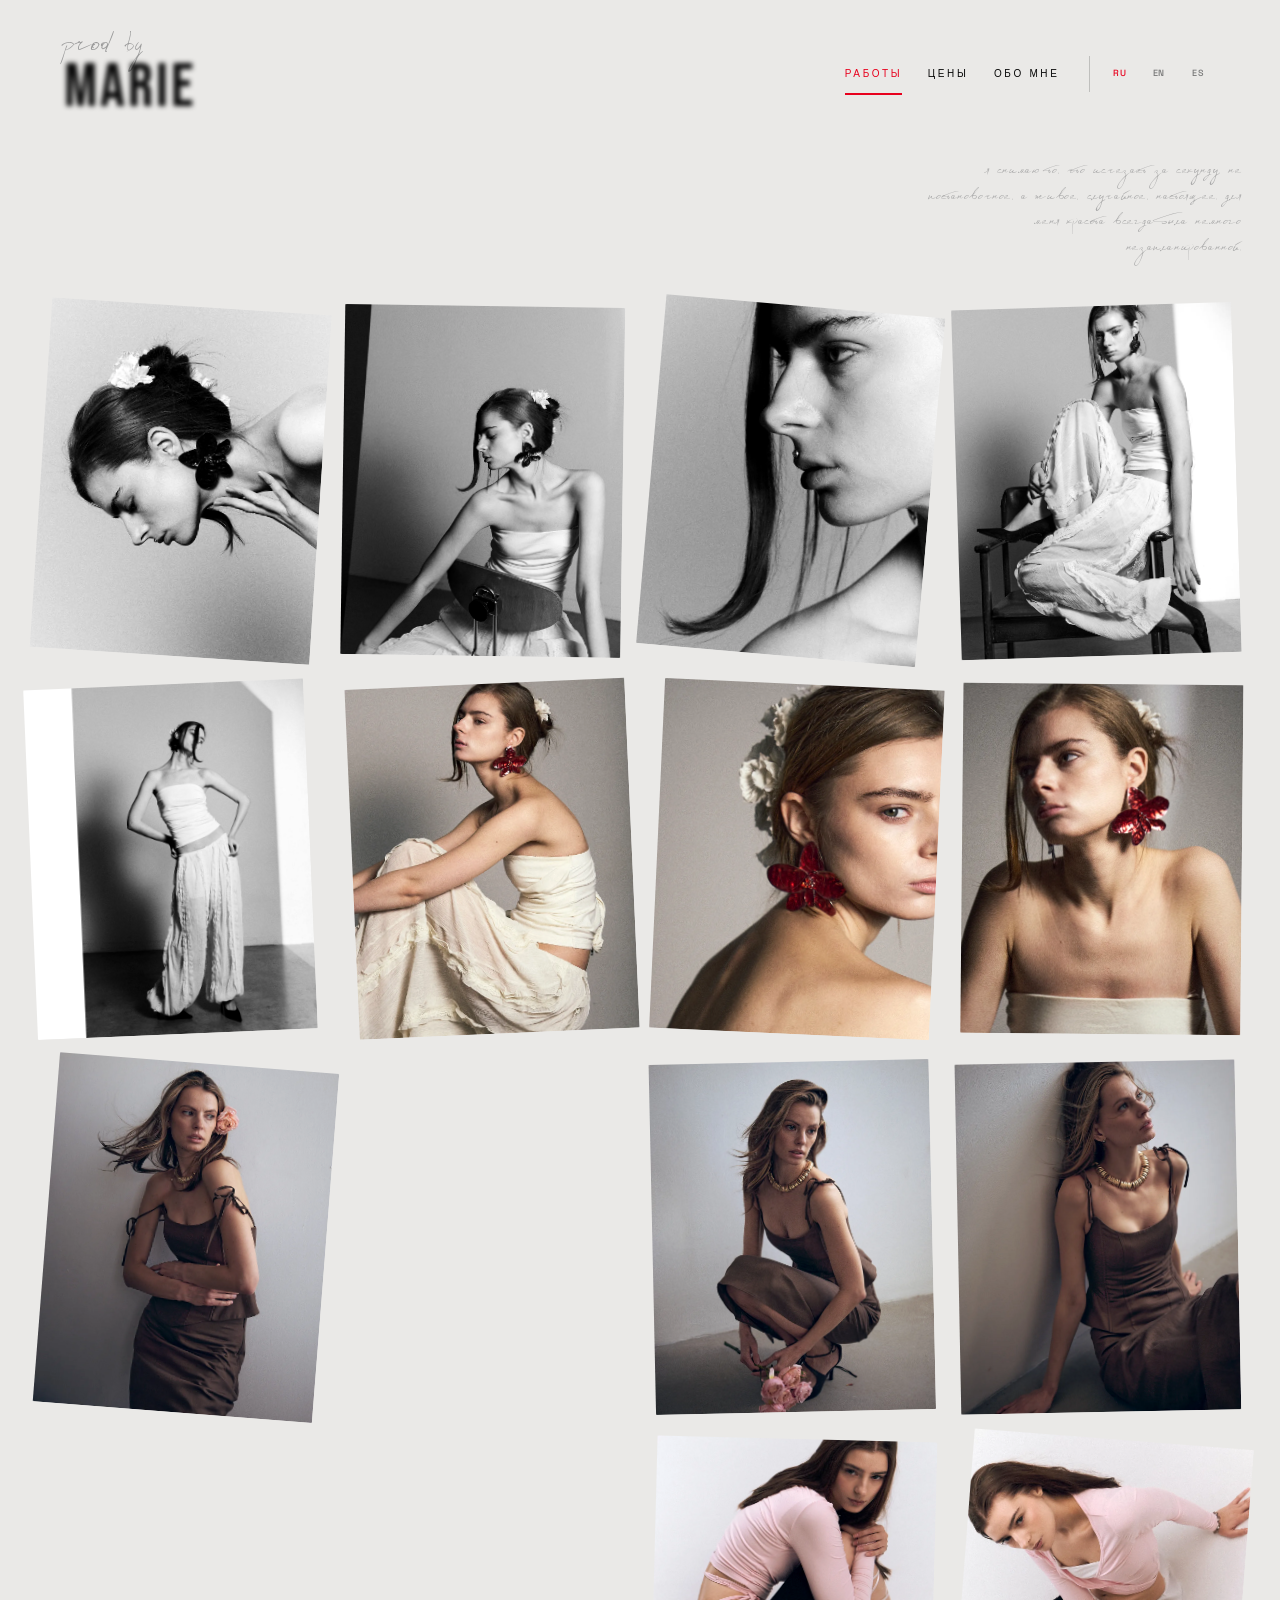
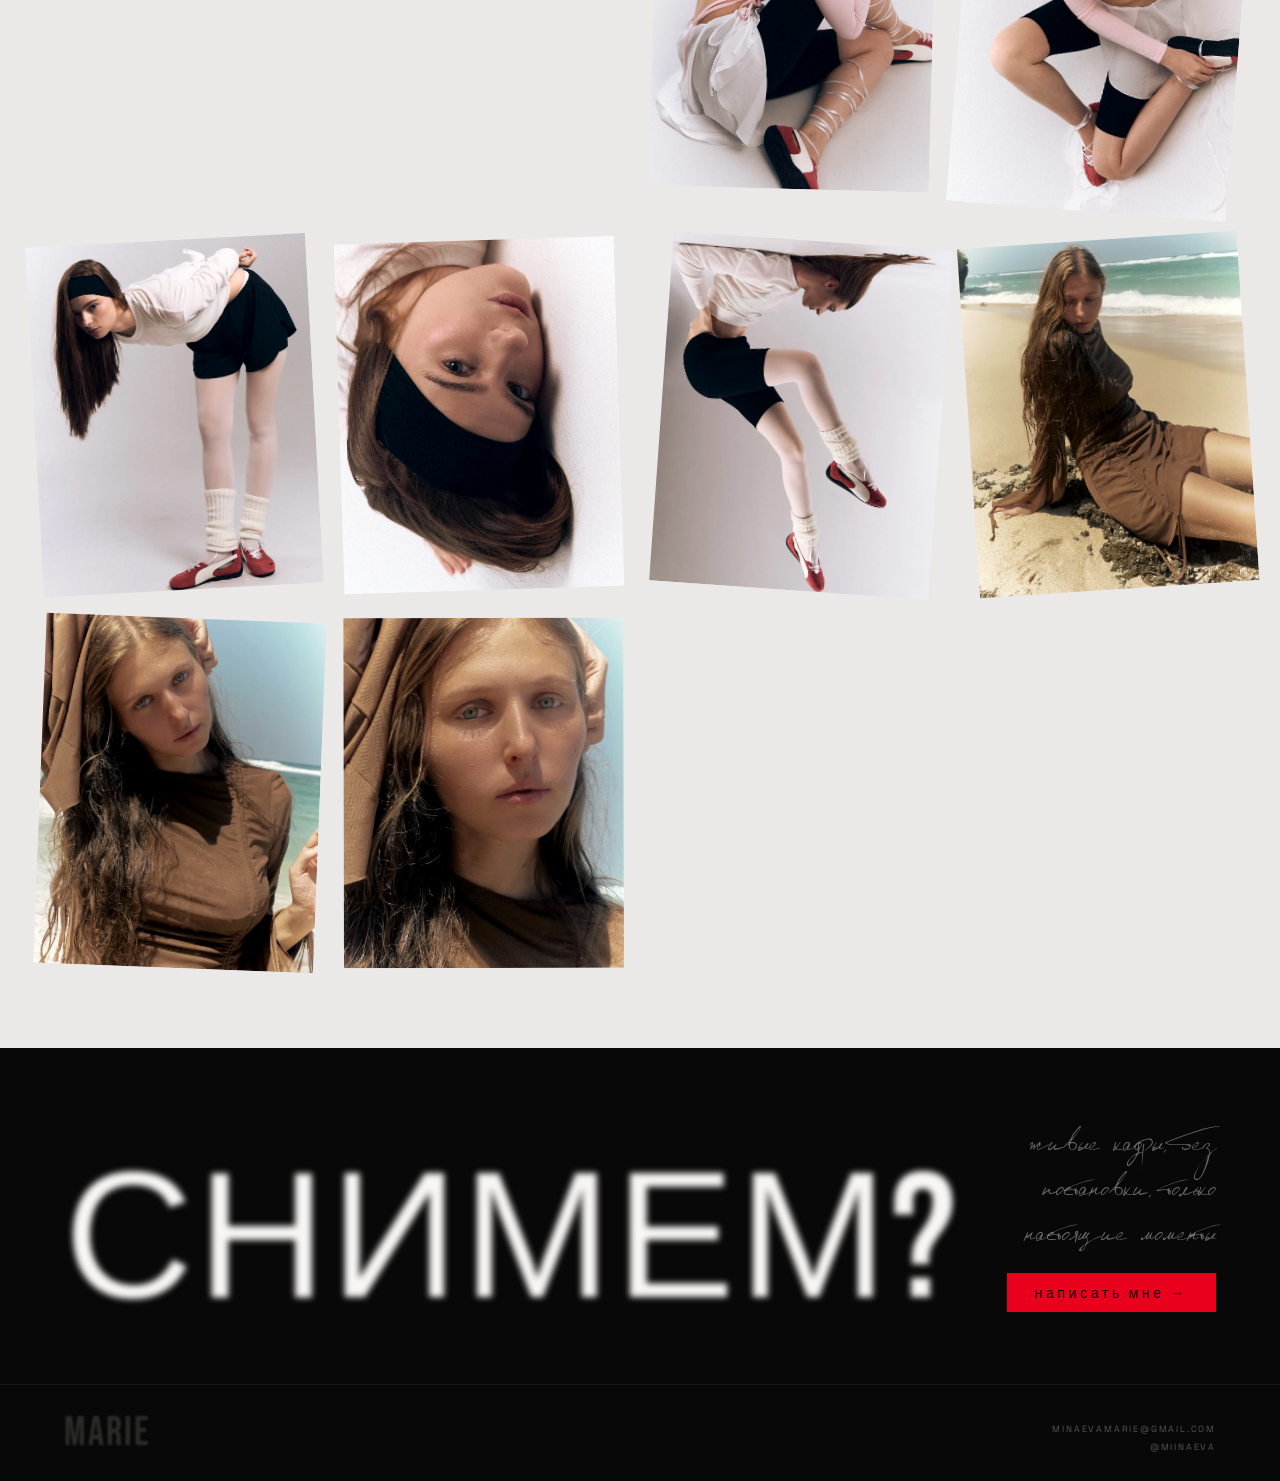
<file: index.html>
<!DOCTYPE html>
<html lang="ru">
<head>
  <meta charset="UTF-8">
  <meta name="viewport" content="width=device-width, initial-scale=1.0">
  <title>MARIE — Portfolio</title>
  <link rel="icon" href="icons/favicon.png" type="image/png">
  <link rel="stylesheet" href="style.css">
</head>
<body data-page="home">

  <!-- ── CURSOR ── -->
  <div id="cursor">
    <svg width="28" height="28" viewBox="0 0 28 28" fill="none">
      <line x1="14" y1="0" x2="14" y2="10" stroke="#E8001D" stroke-width="1.5"/>
      <line x1="14" y1="18" x2="14" y2="28" stroke="#E8001D" stroke-width="1.5"/>
      <line x1="0" y1="14" x2="10" y2="14" stroke="#E8001D" stroke-width="1.5"/>
      <line x1="18" y1="14" x2="28" y2="14" stroke="#E8001D" stroke-width="1.5"/>
      <circle id="cursor-dot" cx="14" cy="14" r="2.5" fill="#E8001D"/>
    </svg>
  </div>

  <nav id="main-nav">
    <div class="nav-left">
      <span class="nav-sub">prod by</span>
      <a href="index.html" class="nav-logo">MARIE</a>
    </div>
    <div class="nav-links">
      <a href="index.html" class="active" data-i18n="nav.work">WORK</a>
      <a href="pricing.html" data-i18n="nav.prices">PRICES</a>
      <a href="about.html" data-i18n="nav.about">ABOUT</a>
      <div class="language-switcher" role="group" aria-label="Choose language">
        <button type="button" data-lang="ru" aria-label="Русский">RU</button>
        <button type="button" data-lang="en" aria-label="English">EN</button>
        <button type="button" data-lang="es" aria-label="Español">ES</button>
      </div>
    </div>
  </nav>

  <div class="gallery-intro">
    <div class="gallery-intro-quote" data-i18n="home.quote">I shoot what disappears in a second. Not staged — alive, accidental, real. Beauty, to me, has always been slightly unplanned.</div>
  </div>

  <div class="gallery-wrap">
    <div id="gallery"></div>
  </div>

  <div class="cta-section">
    <div class="cta-big" data-i18n="home.cta">СНИМЕМ?</div>
    <div class="cta-right">
      <p class="cta-tagline" data-i18n="home.tagline">живые кадры, без постановки,<br>только настоящие моменты</p>
      <a href="https://t.me/miinaeva" class="cta-btn" target="_blank" rel="noopener" data-i18n="home.contact">написать мне →</a>
    </div>
  </div>

  <footer class="site-footer">
    <div class="site-footer-name">MARIE</div>
    <div class="site-footer-links">
      <a href="mailto:minaevamarie@gmail.com">minaevamarie@gmail.com</a>
      <a href="https://www.instagram.com/miinaeva/" target="_blank" rel="noopener">@miinaeva</a>
    </div>
  </footer>

  <div id="lightbox">
    <button id="lb-close">×</button>
    <button id="lb-prev">&#8592;</button>
    <button id="lb-next">&#8594;</button>
    <img id="lb-img" alt="">
    <iframe id="lb-video" src="" allow="autoplay; fullscreen; picture-in-picture" allowfullscreen></iframe>
  </div>

  <script src="site-i18n.js"></script>
  <script src="script.js"></script>
  <script>
    // ── Sticky nav ──
    const nav = document.getElementById('main-nav');
    window.addEventListener('scroll', () => {
      nav.classList.toggle('scrolled', window.scrollY > 30);
    }, { passive: true });

    // ── Custom cursor ──
    const cursor = document.getElementById('cursor');
    let mx = -100, my = -100, cx = -100, cy = -100;
    document.addEventListener('mousemove', e => { mx = e.clientX; my = e.clientY; });
    (function raf() {
      cx += (mx - cx) * 0.18;
      cy += (my - cy) * 0.18;
      cursor.style.transform = `translate(${cx}px, ${cy}px) translate(-50%, -50%)`;
      requestAnimationFrame(raf);
    })();
    document.querySelectorAll('a, button, .photo-card').forEach(el => {
      el.addEventListener('mouseenter', () => cursor.classList.add('hovering'));
      el.addEventListener('mouseleave', () => cursor.classList.remove('hovering'));
    });
  </script>
</body>
</html>
</file>
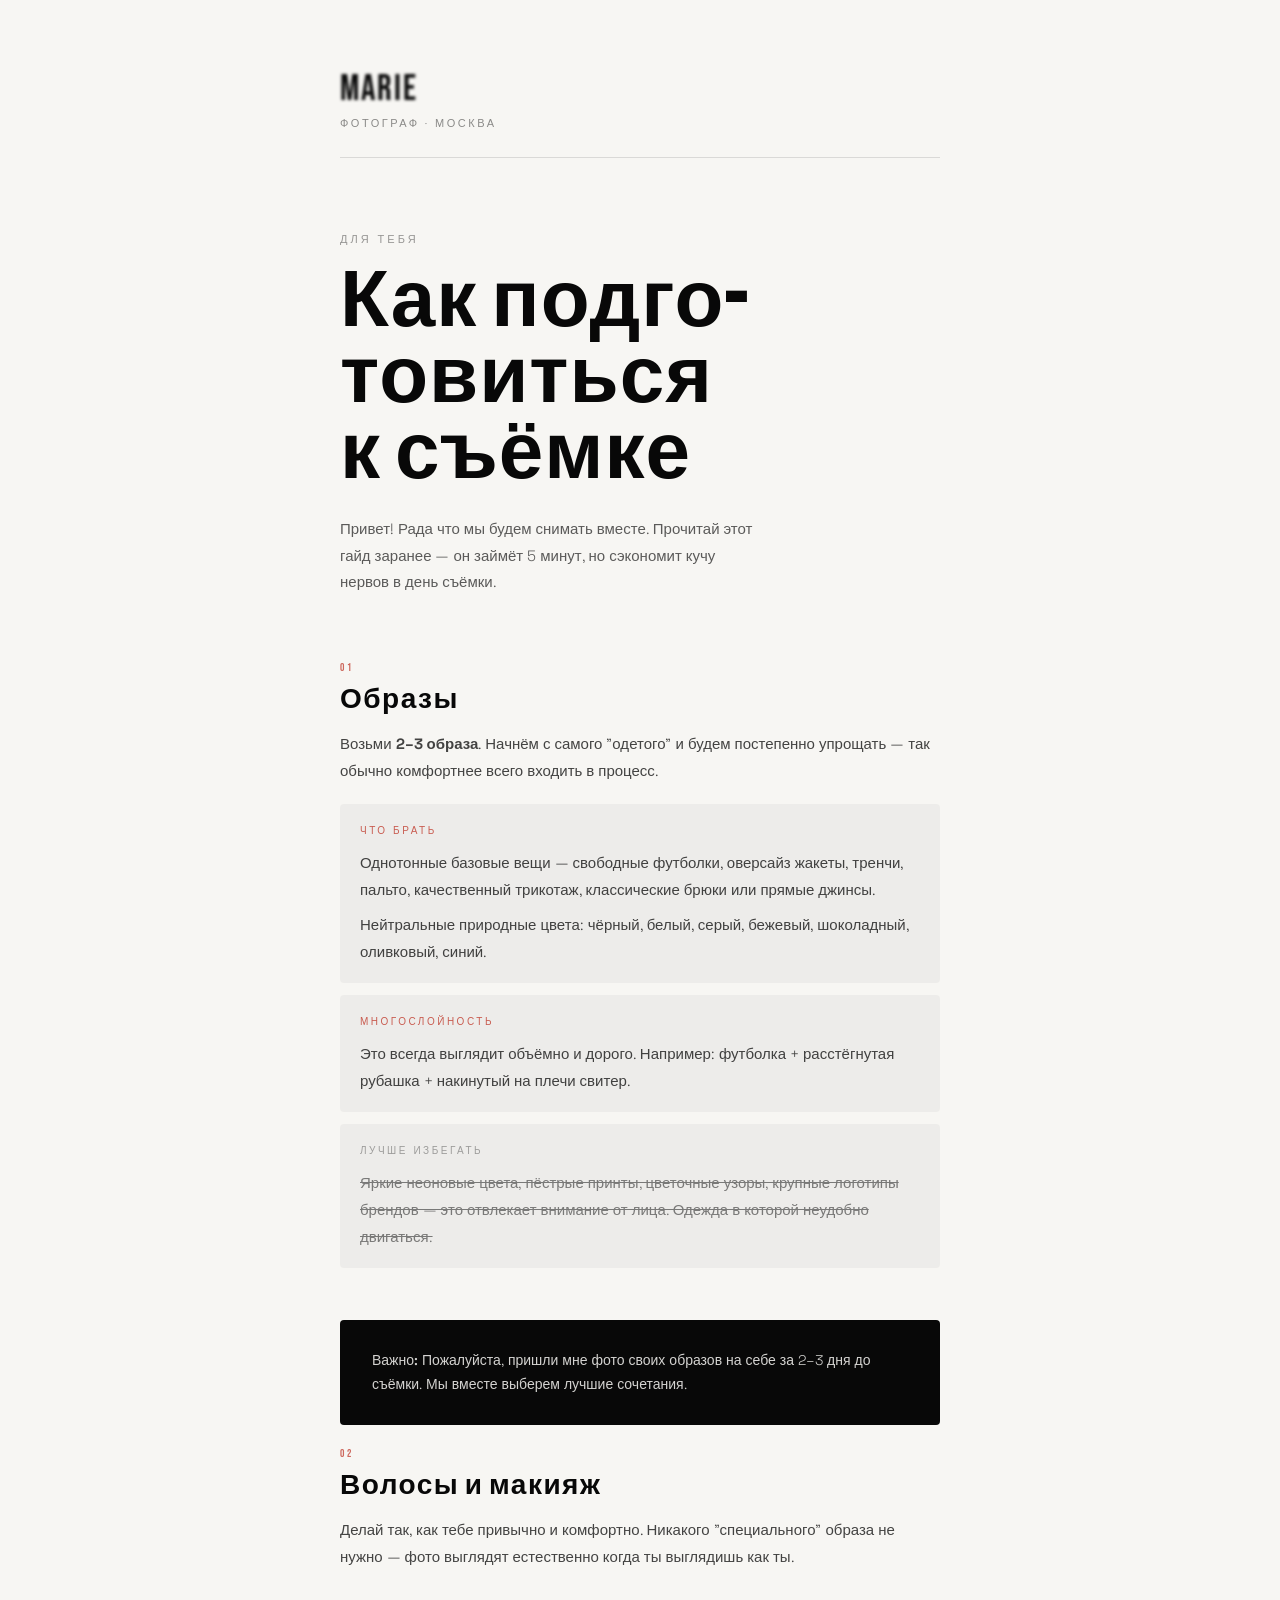
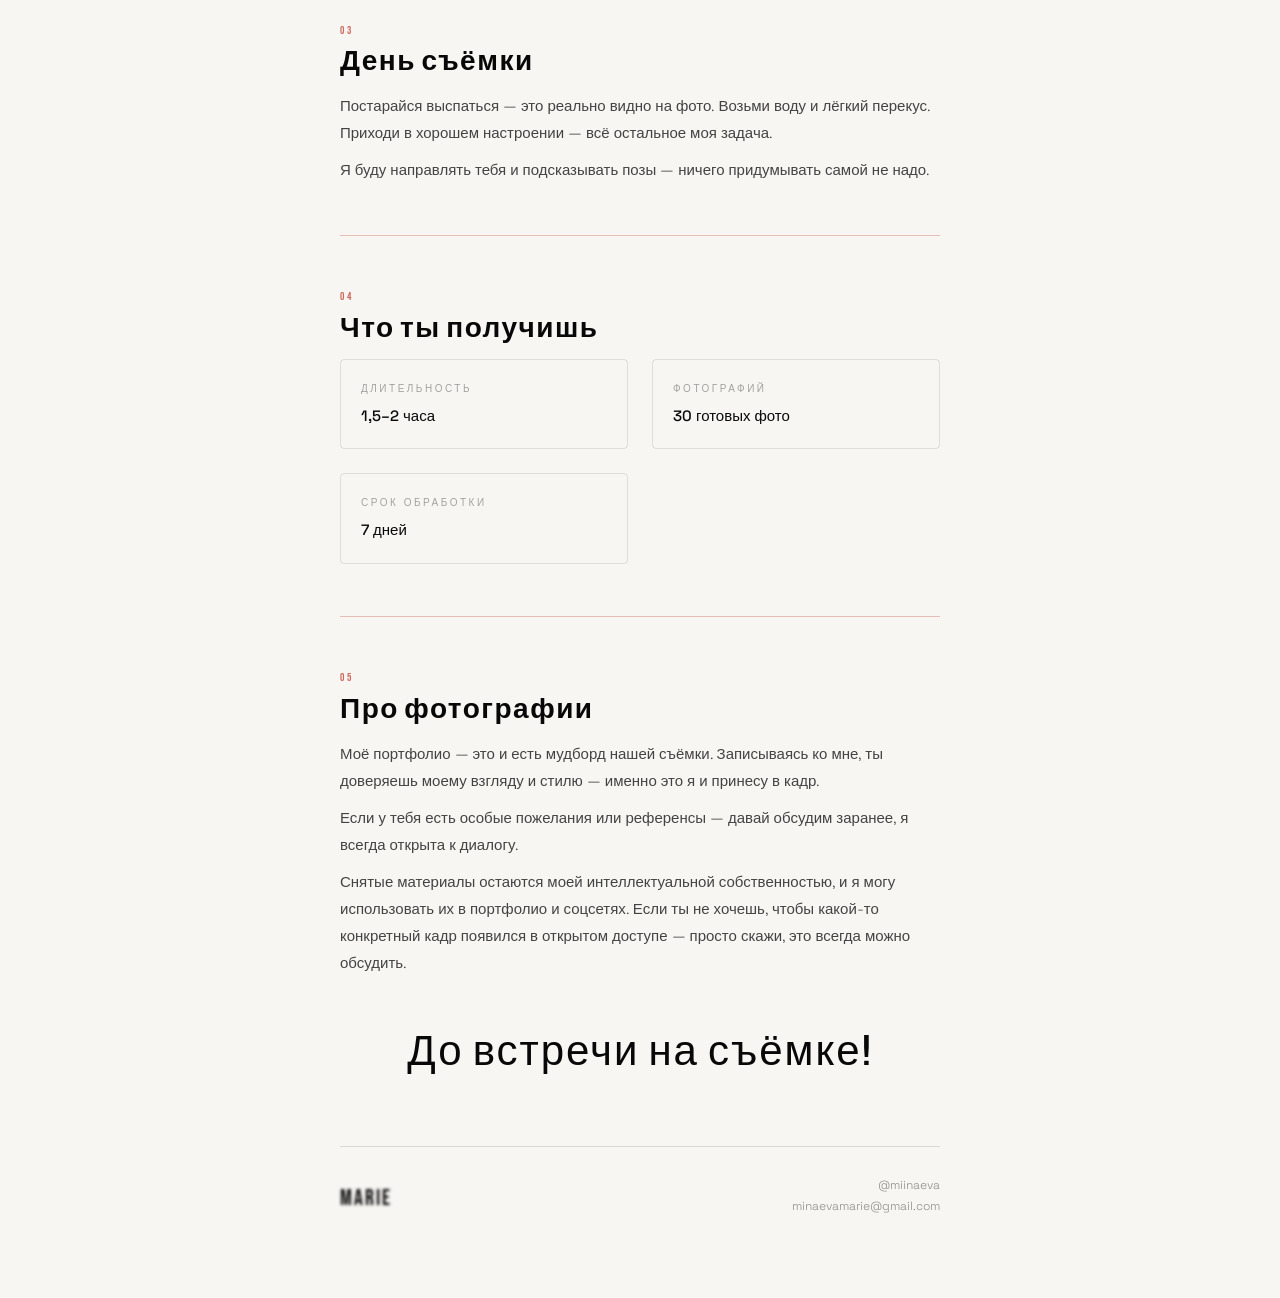
<file: client-guide.html>
<!DOCTYPE html>
<html lang="ru">
<head>
  <meta charset="UTF-8">
  <meta name="viewport" content="width=device-width, initial-scale=1.0">
  <title>КАК ПОДГОТОВИТЬСЯ К СЪЁМКЕ — MARIE</title>
  <link rel="preconnect" href="https://fonts.googleapis.com">
  <link rel="preconnect" href="https://fonts.gstatic.com" crossorigin>
  <link href="https://fonts.googleapis.com/css2?family=Bebas+Neue&family=Space+Grotesk:wght@300;400;500&display=swap" rel="stylesheet">
  <style>
    *, *::before, *::after { box-sizing: border-box; margin: 0; padding: 0; }

    body {
      background-color: #f7f6f3;
      color: #080808;
      font-family: 'Space Grotesk', sans-serif;
      font-weight: 300;
      font-size: 15px;
      line-height: 1.7;
      min-height: 100vh;
    }

    .page {
      max-width: 680px;
      margin: 0 auto;
      padding: 72px 40px 80px;
    }

    /* Header */
    .header {
      display: flex;
      justify-content: space-between;
      align-items: flex-start;
      margin-bottom: 72px;
      padding-bottom: 24px;
      border-bottom: 1px solid rgba(8,8,8,0.12);
    }

    .logo {
      font-family: 'Bebas Neue', sans-serif;
      font-size: 36px;
      letter-spacing: 2px;
      line-height: 1;
      color: #080808;
      filter: blur(1.5px);
      transition: filter 0.3s ease;
    }

    .logo:hover {
      filter: blur(0px);
    }

    .header-sub {
      font-size: 11px;
      letter-spacing: 2.5px;
      text-transform: uppercase;
      opacity: 0.45;
      margin-top: 6px;
    }

    /* Hero */
    .hero {
      margin-bottom: 64px;
    }

    .hero-eyebrow {
      font-size: 11px;
      letter-spacing: 3px;
      text-transform: uppercase;
      opacity: 0.4;
      margin-bottom: 16px;
    }

    .hero-title {
      font-family: 'Bebas Neue', sans-serif;
      font-size: clamp(52px, 10vw, 80px);
      line-height: 0.95;
      letter-spacing: 1px;
      margin-bottom: 24px;
    }

    .hero-text {
      font-size: 15px;
      opacity: 0.65;
      max-width: 420px;
      line-height: 1.75;
    }

    /* Sections */
    .section {
      margin-bottom: 52px;
    }

    .section-number {
      font-family: 'Bebas Neue', sans-serif;
      font-size: 11px;
      letter-spacing: 3px;
      color: #c0392b;
      opacity: 0.75;
      margin-bottom: 8px;
    }

    .section-title {
      font-family: 'Bebas Neue', sans-serif;
      font-size: 28px;
      letter-spacing: 1.5px;
      margin-bottom: 16px;
      line-height: 1;
    }

    .section-body {
      font-size: 15px;
      line-height: 1.8;
      opacity: 0.75;
    }

    .section-body p + p {
      margin-top: 10px;
    }

    /* Tags — good/avoid */
    .tags {
      display: flex;
      flex-wrap: wrap;
      gap: 8px;
      margin-top: 16px;
    }

    .tag {
      font-size: 12px;
      letter-spacing: 0.5px;
      padding: 6px 14px;
      border-radius: 100px;
    }

    .tag-good {
      background: rgba(8,8,8,0.07);
      color: #080808;
    }

    .tag-avoid {
      background: transparent;
      border: 1px solid rgba(8,8,8,0.2);
      color: rgba(8,8,8,0.5);
      text-decoration: line-through;
    }

    /* Highlight block */
    .highlight {
      background: #080808;
      color: #f7f6f3;
      padding: 28px 32px;
      border-radius: 4px;
      margin: 20px 0;
    }

    .highlight p {
      opacity: 0.85;
      font-size: 14px;
      line-height: 1.75;
    }

    .highlight strong {
      font-weight: 500;
      opacity: 1;
      color: #f7f6f3;
    }

    /* Divider */
    .divider {
      border: none;
      border-top: 1px solid rgba(192, 57, 43, 0.3);
      margin: 52px 0;
    }

    /* Details grid */
    .details {
      display: grid;
      grid-template-columns: 1fr 1fr;
      gap: 24px;
      margin-top: 16px;
    }

    .detail-item {
      padding: 20px;
      border: 1px solid rgba(8,8,8,0.1);
      border-radius: 4px;
    }

    .detail-label {
      font-size: 10px;
      letter-spacing: 2.5px;
      text-transform: uppercase;
      opacity: 0.35;
      margin-bottom: 6px;
    }

    .detail-value {
      font-size: 15px;
      font-weight: 500;
    }

    /* Footer */
    .footer {
      margin-top: 72px;
      padding-top: 28px;
      border-top: 1px solid rgba(8,8,8,0.12);
      display: flex;
      justify-content: space-between;
      align-items: flex-end;
      flex-wrap: wrap;
      gap: 16px;
    }

    .footer-name {
      font-family: 'Bebas Neue', sans-serif;
      font-size: 22px;
      letter-spacing: 2px;
      filter: blur(1.5px);
      transition: filter 0.3s ease;
    }

    .footer-name:hover {
      filter: blur(0px);
    }

    .footer-contacts {
      font-size: 12px;
      opacity: 0.45;
      text-align: right;
      line-height: 1.8;
    }

    .footer-contacts a {
      color: inherit;
      text-decoration: none;
    }

    @media (max-width: 520px) {
      .page { padding: 48px 24px 60px; }
      .header { flex-direction: column; gap: 4px; }
      .details { grid-template-columns: 1fr; }
      .footer { flex-direction: column; align-items: flex-start; }
      .footer-contacts { text-align: left; }
    }

    @media print {
      body { background: white; }
      .page { padding: 48px; }
    }
  </style>
</head>
<body>
  <div class="page">

    <header class="header">
      <div>
        <div class="logo">MARIE</div>
        <div class="header-sub">Фотограф · Москва</div>
      </div>
    </header>

    <section class="hero">
      <div class="hero-eyebrow">Для тебя</div>
      <h1 class="hero-title">Как подго-<br>товиться<br>к съёмке</h1>
      <p class="hero-text">Привет! Рада что мы будем снимать вместе. Прочитай этот гайд заранее — он займёт 5 минут, но сэкономит кучу нервов в день съёмки.</p>
    </section>

    <section class="section">
      <div class="section-number">01</div>
      <h2 class="section-title">Образы</h2>
      <div class="section-body">
        <p>Возьми <strong>2–3 образа</strong>. Начнём с самого "одетого" и будем постепенно упрощать — так обычно комфортнее всего входить в процесс.</p>
      </div>

      <div style="margin-top: 20px; display: flex; flex-direction: column; gap: 12px;">

        <div style="padding: 18px 20px; background: rgba(8,8,8,0.04); border-radius: 4px;">
          <div style="font-size: 10px; letter-spacing: 2.5px; text-transform: uppercase; color: #c0392b; opacity: 0.8; margin-bottom: 10px;">Что брать</div>
          <div class="section-body">
            <p>Однотонные базовые вещи — свободные футболки, оверсайз жакеты, тренчи, пальто, качественный трикотаж, классические брюки или прямые джинсы.</p>
            <p style="margin-top: 8px;">Нейтральные природные цвета: чёрный, белый, серый, бежевый, шоколадный, оливковый, синий.</p>
          </div>
        </div>

        <div style="padding: 18px 20px; background: rgba(8,8,8,0.04); border-radius: 4px;">
          <div style="font-size: 10px; letter-spacing: 2.5px; text-transform: uppercase; color: #c0392b; opacity: 0.8; margin-bottom: 10px;">Многослойность</div>
          <div class="section-body">
            <p>Это всегда выглядит объёмно и дорого. Например: футболка + расстёгнутая рубашка + накинутый на плечи свитер.</p>
          </div>
        </div>

        <div style="padding: 18px 20px; background: rgba(8,8,8,0.04); border-radius: 4px;">
          <div style="font-size: 10px; letter-spacing: 2.5px; text-transform: uppercase; opacity: 0.35; margin-bottom: 10px;">Лучше избегать</div>
          <div class="section-body" style="opacity: 0.5; text-decoration: line-through;">
            <p>Яркие неоновые цвета, пёстрые принты, цветочные узоры, крупные логотипы брендов — это отвлекает внимание от лица. Одежда в которой неудобно двигаться.</p>
          </div>
        </div>

      </div>
    </section>

    <div class="highlight">
      <p><strong>Важно: </strong>Пожалуйста, пришли мне фото своих образов на себе за 2–3 дня до съёмки. Мы вместе выберем лучшие сочетания.</p>
    </div>

    <section class="section">
      <div class="section-number">02</div>
      <h2 class="section-title">Волосы и макияж</h2>
      <div class="section-body">
        <p>Делай так, как тебе привычно и комфортно. Никакого "специального" образа не нужно — фото выглядят естественно когда ты выглядишь как ты.</p>
      </div>
    </section>

    <section class="section">
      <div class="section-number">03</div>
      <h2 class="section-title">День съёмки</h2>
      <div class="section-body">
        <p>Постарайся выспаться — это реально видно на фото. Возьми воду и лёгкий перекус. Приходи в хорошем настроении — всё остальное моя задача.</p>
        <p>Я буду направлять тебя и подсказывать позы — ничего придумывать самой не надо.</p>
      </div>
    </section>

    <hr class="divider">

    <section class="section">
      <div class="section-number">04</div>
      <h2 class="section-title">Что ты получишь</h2>
      <div class="details">
        <div class="detail-item">
          <div class="detail-label">Длительность</div>
          <div class="detail-value">1,5–2 часа</div>
        </div>
        <div class="detail-item">
          <div class="detail-label">Фотографий</div>
          <div class="detail-value">30 готовых фото</div>
        </div>
        <div class="detail-item">
          <div class="detail-label">Срок обработки</div>
          <div class="detail-value">7 дней</div>
        </div>
      </div>
    </section>

    <hr class="divider">

    <section class="section">
      <div class="section-number">05</div>
      <h2 class="section-title">Про фотографии</h2>
      <div class="section-body">
        <p>Моё портфолио — это и есть мудборд нашей съёмки. Записываясь ко мне, ты доверяешь моему взгляду и стилю — именно это я и принесу в кадр.</p>
        <p>Если у тебя есть особые пожелания или референсы — давай обсудим заранее, я всегда открыта к диалогу.</p>
        <p>Снятые материалы остаются моей интеллектуальной собственностью, и я могу использовать их в портфолио и соцсетях. Если ты не хочешь, чтобы какой-то конкретный кадр появился в открытом доступе — просто скажи, это всегда можно обсудить.</p>
      </div>
    </section>

    <div style="margin-top: 56px; text-align: center;">
      <div style="font-family: 'Bebas Neue', sans-serif; font-size: 42px; letter-spacing: 2px; line-height: 1; color: #080808;">До встречи на съёмке!</div>
    </div>

    <footer class="footer">
      <div class="footer-name">MARIE</div>
      <div class="footer-contacts">
        <a href="https://t.me/miinaeva">@miinaeva</a><br>
        <a href="mailto:minaevamarie@gmail.com">minaevamarie@gmail.com</a>
      </div>
    </footer>

  </div>
</body>
</html>
</file>
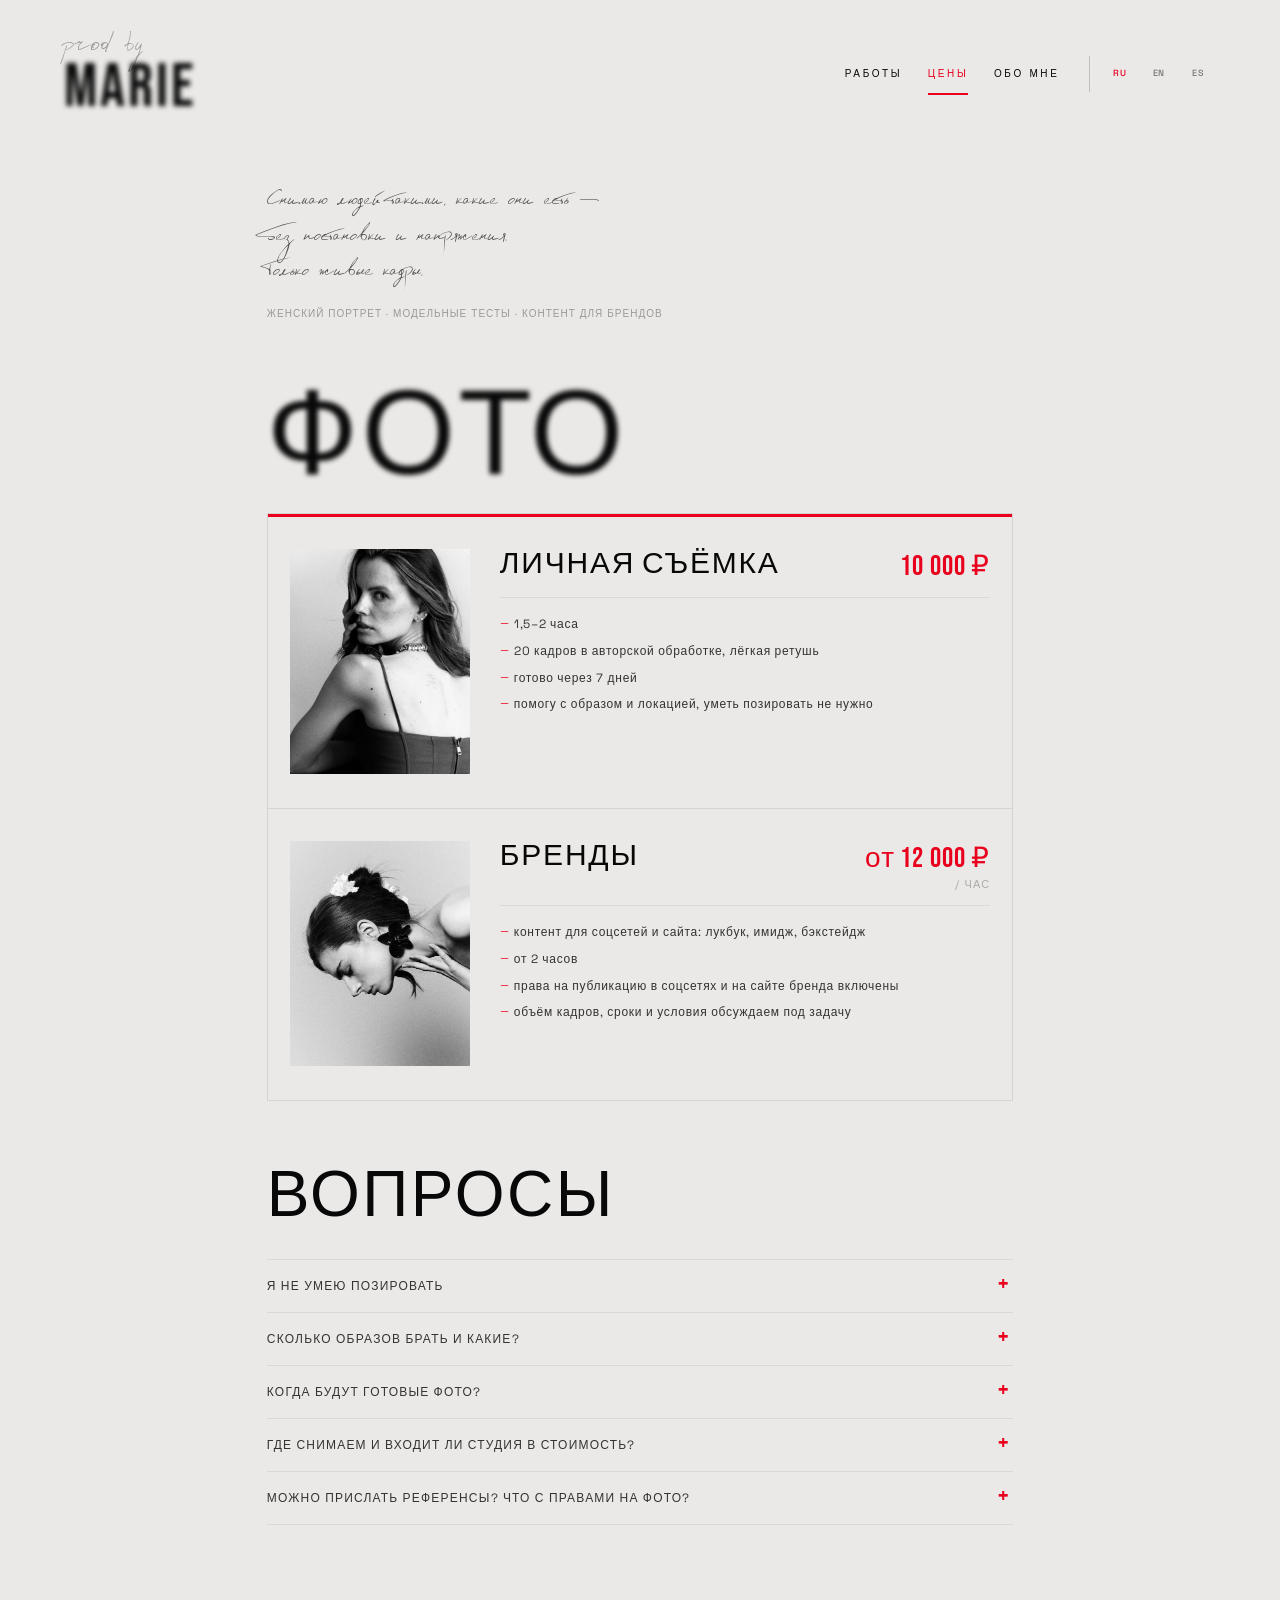
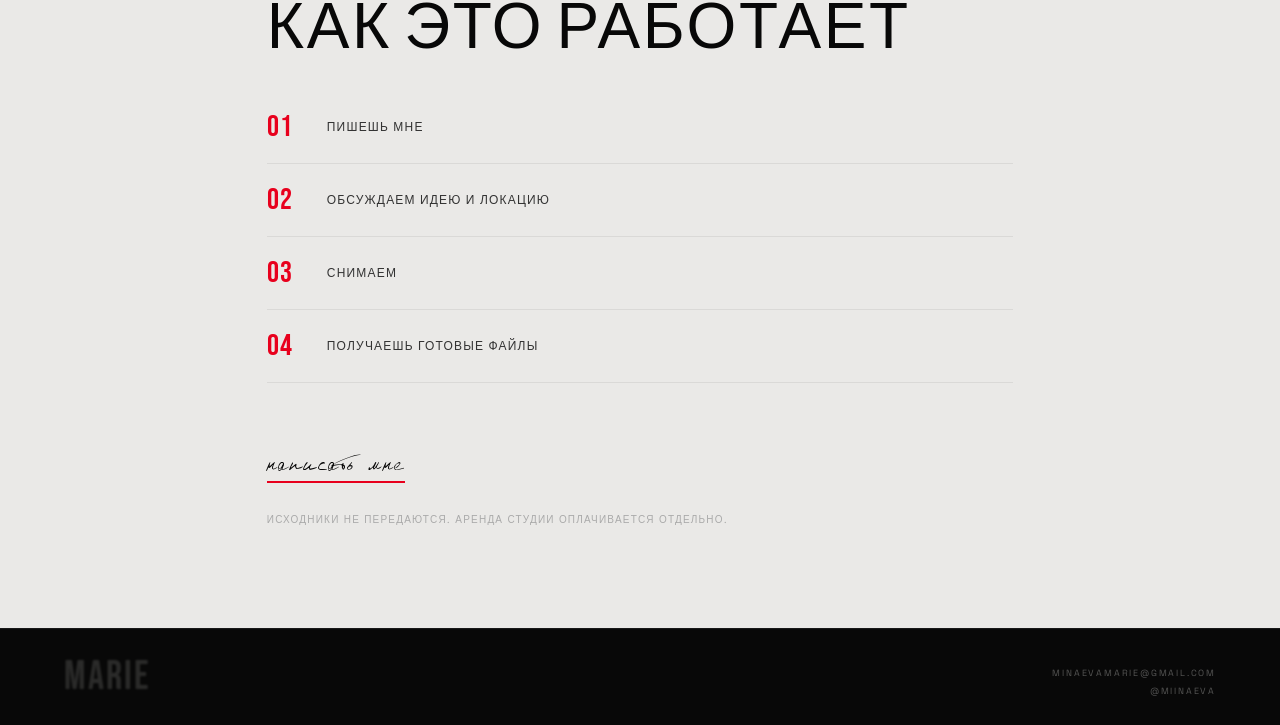
<file: pricing.html>
<!DOCTYPE html>
<html lang="ru">
<head>
  <meta charset="UTF-8">
  <meta name="viewport" content="width=device-width, initial-scale=1.0">
  <title>MARIE — Съёмка</title>
  <link rel="icon" href="icons/favicon.png" type="image/png">
  <link rel="stylesheet" href="style.css">
  <link rel="stylesheet" href="pricing.css">
</head>
<body data-page="pricing">

  <div id="cursor">
    <svg width="28" height="28" viewBox="0 0 28 28" fill="none">
      <line x1="14" y1="0" x2="14" y2="10" stroke="#E8001D" stroke-width="1.5"></line>
      <line x1="14" y1="18" x2="14" y2="28" stroke="#E8001D" stroke-width="1.5"></line>
      <line x1="0" y1="14" x2="10" y2="14" stroke="#E8001D" stroke-width="1.5"></line>
      <line x1="18" y1="14" x2="28" y2="14" stroke="#E8001D" stroke-width="1.5"></line>
      <circle id="cursor-dot" cx="14" cy="14" r="2.5" fill="#E8001D"></circle>
    </svg>
  </div>

  <nav id="main-nav">
    <div class="nav-left">
      <span class="nav-sub">prod by</span>
      <a href="index.html" class="nav-logo">MARIE</a>
    </div>
    <div class="nav-links">
      <a href="index.html" data-i18n="nav.work">WORK</a>
      <a href="pricing.html" class="active" data-i18n="nav.prices">PRICES</a>
      <a href="about.html" data-i18n="nav.about">ABOUT</a>
      <div class="language-switcher" role="group" aria-label="Choose language">
        <button type="button" data-lang="ru" aria-label="Русский">RU</button>
        <button type="button" data-lang="en" aria-label="English">EN</button>
        <button type="button" data-lang="es" aria-label="Español">ES</button>
      </div>
    </div>
  </nav>

  <div class="pricing-wrap">
    <div class="pricing-hero">
      <p class="pricing-lead" data-i18n="pricing.lead">Снимаю людей такими, какие они есть — без постановки, без напряжения. Только живые кадры.</p>
      <p class="pricing-lead-tags" data-i18n="pricing.tags">женский портрет · модельные тесты · контент для брендов</p>
    </div>

    <!-- ── ФОТО ───────────────────────────────────────────────── -->
    <section class="pricing-section">
      <h2 class="pricing-section-title">
        <span class="pricing-section-title-text" data-i18n="pricing.photo">ФОТО</span>
      </h2>
      <div class="pricing-grid pricing-grid-1" data-grid="photo"></div>
    </section>

    <!-- ── FAQ ────────────────────────────────────────────────── -->
    <section class="pricing-faq">
      <h2 class="pricing-faq-title" data-i18n="pricing.faqTitle">ВОПРОСЫ</h2>
      <div data-faq></div>
    </section>

    <div class="pricing-how">
      <div class="pricing-how-title" data-i18n="pricing.howTitle">КАК ЭТО РАБОТАЕТ</div>
      <ol class="pricing-steps">
        <li data-i18n="pricing.step1">Пишешь мне</li>
        <li data-i18n="pricing.step2">Обсуждаем идею и локацию</li>
        <li data-i18n="pricing.step3">Снимаем</li>
        <li data-i18n="pricing.step4">Получаешь готовые файлы</li>
      </ol>
    </div>
    <div class="pricing-cta">
      <a href="https://t.me/miinaeva" class="pricing-btn" target="_blank" rel="noopener" data-i18n="pricing.cta">написать мне</a>
    </div>
  </div>

  <footer class="site-footer">
    <div class="site-footer-name">MARIE</div>
    <div class="site-footer-links">
      <a href="mailto:minaevamarie@gmail.com">minaevamarie@gmail.com</a>
      <a href="https://www.instagram.com/miinaeva/" target="_blank" rel="noopener">@miinaeva</a>
    </div>
  </footer>

  <script src="site-i18n.js"></script>
  <script>
    const nav = document.getElementById('main-nav');
    window.addEventListener('scroll', () => {
      nav.classList.toggle('scrolled', window.scrollY > 30);
    }, { passive: true });

    const cursor = document.getElementById('cursor');
    let mx = -100, my = -100, cx = -100, cy = -100;
    document.addEventListener('mousemove', e => { mx = e.clientX; my = e.clientY; });
    (function raf() {
      cx += (mx - cx) * 0.18;
      cy += (my - cy) * 0.18;
      cursor.style.transform = `translate(${cx}px, ${cy}px) translate(-50%, -50%)`;
      requestAnimationFrame(raf);
    })();
    // Re-bind hover after pricing.js injects cards
    function bindCursorHover() {
      document.querySelectorAll('a, button, summary').forEach(el => {
        if (el.dataset.cursorBound) return;
        el.dataset.cursorBound = '1';
        el.addEventListener('mouseenter', () => cursor.classList.add('hovering'));
        el.addEventListener('mouseleave', () => cursor.classList.remove('hovering'));
      });
    }
    window.bindPricingCursorHover = bindCursorHover;
    bindCursorHover();
    window.addEventListener('load', bindCursorHover);
  </script>
  <script src="pricing.js"></script>
</body>
</html>
</file>
<file: style.css>
@import url('https://fonts.googleapis.com/css2?family=Bebas+Neue&family=Space+Grotesk:wght@300;400;500&display=swap');

@font-face {
  font-family: 'Shlapak';
  src: url('font/Shlapak Script.otf') format('opentype');
  font-weight: normal;
  font-style: normal;
}

:root {
  --bg: #F7F6F3;
  --black: #080808;
  --red: #E8001D;
}

*, *::before, *::after { box-sizing: border-box; margin: 0; padding: 0; }
html { scroll-behavior: smooth; }

body {
  background-color: var(--bg);
  background-image: url("data:image/svg+xml,%3Csvg xmlns='http://www.w3.org/2000/svg' width='250' height='250'%3E%3Cfilter id='n'%3E%3CfeTurbulence type='fractalNoise' baseFrequency='0.75' numOctaves='4' stitchTiles='stitch'/%3E%3CfeColorMatrix type='saturate' values='0'/%3E%3CfeBlend in='SourceGraphic' mode='multiply'/%3E%3C/filter%3E%3Crect width='250' height='250' filter='url(%23n)' opacity='0.05'/%3E%3C/svg%3E");
  background-repeat: repeat;
  background-size: 400px 400px;
  color: var(--black);
  font-family: 'Space Grotesk', sans-serif;
  overflow-x: hidden;
  cursor: none;
}

/* ━━━━━━━━━━━━━━━━━━━━━━━━━━
   CUSTOM CURSOR
━━━━━━━━━━━━━━━━━━━━━━━━━━ */
#cursor {
  position: fixed;
  top: 0; left: 0;
  pointer-events: none;
  z-index: 9999;
  transform: translate(-50%, -50%);
}
#cursor svg { display: block; }
#cursor-dot {
  transition: transform 0.2s ease;
  transform-origin: center;
}
#cursor.hovering #cursor-dot { transform: scale(3); }
a, button, .photo-card { cursor: none; }

/* ━━━━━━━━━━━━━━━━━━━━━━━━━━
   NAV
━━━━━━━━━━━━━━━━━━━━━━━━━━ */
nav {
  position: sticky;
  top: 0;
  z-index: 500;
  display: flex;
  justify-content: space-between;
  align-items: flex-end;
  padding: 28px 5% 12px;
  background-color: var(--bg);
  background-image: url("data:image/svg+xml,%3Csvg xmlns='http://www.w3.org/2000/svg' width='250' height='250'%3E%3Cfilter id='n'%3E%3CfeTurbulence type='fractalNoise' baseFrequency='0.75' numOctaves='4' stitchTiles='stitch'/%3E%3CfeColorMatrix type='saturate' values='0'/%3E%3CfeBlend in='SourceGraphic' mode='multiply'/%3E%3C/filter%3E%3Crect width='250' height='250' filter='url(%23n)' opacity='0.05'/%3E%3C/svg%3E");
  background-size: 400px 400px;
  border-bottom: 1.5px solid transparent;
  transition: border-color 0.3s ease, box-shadow 0.3s ease;
}
nav.scrolled {
  border-bottom-color: var(--red);
  box-shadow: 0 1px 0 0 var(--red);
}

.nav-left {
  display: flex;
  flex-direction: column;
  gap: 0;
}

.nav-sub {
  font-family: 'Shlapak', cursive;
  font-size: 28px;
  font-weight: normal;
  color: #999;
  line-height: 1;
  margin-bottom: 1px;
}

.nav-logo {
  font-family: 'Bebas Neue', sans-serif;
  font-size: clamp(36px, 5.5vw, 62px);
  color: var(--black);
  text-decoration: none;
  letter-spacing: 0.05em;
  line-height: 1;
  filter: blur(2.5px);
  transition: filter 0.3s;
}
.nav-logo:hover { filter: blur(0); }

.nav-links {
  display: flex;
  flex-wrap: nowrap;
  gap: 28px;
  align-self: flex-end;
  padding-bottom: 4px;
  white-space: nowrap;
}

.nav-links a {
  font-size: 10px;
  font-weight: 500;
  letter-spacing: 0.26em;
  text-transform: uppercase;
  color: var(--black);
  text-decoration: none;
  transition: color 0.15s;
  position: relative;
}
.nav-links a::after {
  content: '';
  position: absolute;
  bottom: -3px; left: 0; right: 0;
  height: 1.5px;
  background: var(--red);
  transform: scaleX(0);
  transform-origin: left;
  transition: transform 0.2s ease;
}
.nav-links a.active::after,
.nav-links a:hover::after { transform: scaleX(1); }
.nav-links a.active,
.nav-links a:hover { color: var(--red); }

.language-switcher {
  display: inline-flex;
  align-items: center;
  justify-content: center;
  flex-shrink: 0;
  gap: 3px;
  margin-left: 2px;
  padding-left: 12px;
  border-left: 1px solid rgba(0,0,0,0.18);
}
.language-switcher button {
  min-width: 36px;
  min-height: 44px;
  border: 0;
  padding: 0 5px;
  background: transparent;
  color: #777;
  font: 500 9px 'Space Grotesk', sans-serif;
  letter-spacing: 0.08em;
  cursor: pointer;
  transition: color 0.15s;
}
.language-switcher button:hover,
.language-switcher button[aria-pressed="true"] { color: var(--red); }
.language-switcher button:focus-visible { outline: 1px solid var(--red); outline-offset: 2px; }
.nav-links > a, .language-switcher button { line-height: 1; }

/* ── GALLERY ── */
.gallery-wrap {
  display: block;
  width: 100vw;
  max-width: 100vw;
  margin-left: calc(50% - 50vw);
  padding: 20px 3vw 0;
  position: relative;
}

.gallery-grid {
  display: grid;
  grid-template-columns: repeat(4, minmax(0, 1fr));
  gap: 28px;
  width: 100%;
}

/* Photo card */
.photo-card {
  break-inside: avoid;
  display: block;
  width: 100%;
  margin-bottom: 0;
  position: relative;
  overflow: hidden;
  cursor: none;
  z-index: 1;
  opacity: 0;
  translate: 0 18px;
  transition: opacity 0.55s ease, translate 0.55s ease;
}

.photo-card.visible {
  opacity: 1;
  translate: 0 0;
}

.photo-card::after {
  content: '';
  position: absolute;
  inset: 0;
  border: 2px solid var(--red);
  opacity: 0;
  transition: opacity 0.25s ease;
  pointer-events: none;
  z-index: 2;
}
.photo-card:hover::after { opacity: 1; }
.photo-card:hover { z-index: 20; }

.photo-inner {
  overflow: hidden;
  position: relative;
  line-height: 0;
  border-radius: 1px;
  -webkit-transform: translateZ(0);
  transform: translateZ(0);
  -webkit-backface-visibility: hidden;
  backface-visibility: hidden;
}

/* Пока фото не загрузилось — резервируем место под него.
   Без этого карточки схлопываются в нулевую высоту, все попадают
   в первый экран, и браузер грузит всю галерею сразу вместо lazy. */
.photo-inner img:not([data-loaded]) { aspect-ratio: 4 / 5; }
.photo-card.big .photo-inner img:not([data-loaded]) { aspect-ratio: 4 / 5; }

.photo-inner img {
  width: 100%;
  height: auto;
  display: block;
  transition: transform 0.5s ease;
  filter: contrast(1.04);
}

.photo-card:hover .photo-inner img { transform: scale(1.03); }

/* Big photo card */
.photo-card.big {
  z-index: 5;
  margin-bottom: 0;
  transform-origin: top center;
}

/* ── VIDEO ── */
.photo-inner video {
  width: 100%;
  height: auto;
  display: block;
  transition: transform 0.5s ease;
  filter: contrast(1.04);
}
.photo-inner:has(video) {
  aspect-ratio: 9 / 16;
  background: #111;
}
.gallery-main-row .photo-inner:has(video) {
  aspect-ratio: 11 / 14;
}
.photo-inner:has(video) video {
  position: absolute;
  inset: 0;
  width: 100%;
  height: 100%;
  object-fit: cover;
}
.photo-inner { position: relative; }
.photo-card:hover .photo-inner video { transform: scale(1.03); }

#lb-video {
  display: none;
  width: 90vw;
  max-width: 900px;
  aspect-ratio: 16/9;
  border: none;
  cursor: default;
}

/* ── Gallery intro ── */
.gallery-intro {
  padding: 24px 3% 28px;
  display: flex;
  justify-content: flex-end;
}
.gallery-intro-quote {
  font-family: 'Shlapak', cursive;
  font-size: 15px;
  color: #AAAAAA;
  line-height: 1.7;
  letter-spacing: 0.04em;
  max-width: 320px;
  text-align: right;
}

/* ━━━━━━━━━━━━━━━━━━━━━━━━━━
   CTA SECTION
━━━━━━━━━━━━━━━━━━━━━━━━━━ */
.cta-section {
  margin-top: 80px;
  background: var(--black);
  background-image: url("data:image/svg+xml,%3Csvg xmlns='http://www.w3.org/2000/svg' width='250' height='250'%3E%3Cfilter id='n'%3E%3CfeTurbulence type='fractalNoise' baseFrequency='0.75' numOctaves='4' stitchTiles='stitch'/%3E%3CfeColorMatrix type='saturate' values='0'/%3E%3CfeBlend in='SourceGraphic' mode='multiply'/%3E%3C/filter%3E%3Crect width='250' height='250' filter='url(%23n)' opacity='0.05'/%3E%3C/svg%3E");
  background-size: 400px 400px;
  padding: 72px 5% 64px;
  display: flex;
  align-items: flex-end;
  justify-content: space-between;
  gap: 40px;
}
.cta-big {
  font-family: 'Bebas Neue', sans-serif;
  font-size: clamp(72px, 14vw, 180px);
  line-height: 0.84;
  letter-spacing: 0.02em;
  color: var(--bg);
  filter: blur(3px);
  transition: filter 0.4s;
}
.cta-section:hover .cta-big { filter: blur(0); }
.cta-right {
  display: flex;
  flex-direction: column;
  align-items: flex-end;
  gap: 18px;
  padding-bottom: 8px;
}
.cta-tagline {
  font-family: 'Shlapak', cursive;
  font-size: clamp(28px, 2vw, 22px);
  color: rgba(247,246,243,0.4);
  line-height: 1.6;
  text-align: right;
  max-width: 280px;
}
.cta-btn {
  font-family: 'Bebas Neue', sans-serif;
  font-size: 14px;
  letter-spacing: 0.26em;
  color: var(--black);
  background: var(--red);
  text-decoration: none;
  padding: 12px 28px 10px;
  display: inline-block;
  transition: background 0.2s, color 0.2s;
}
.cta-btn:hover { background: var(--bg); color: var(--black); }

/* ━━━━━━━━━━━━━━━━━━━━━━━━━━
   FOOTER
━━━━━━━━━━━━━━━━━━━━━━━━━━ */
.site-footer {
  background: var(--black);
  background-image: url("data:image/svg+xml,%3Csvg xmlns='http://www.w3.org/2000/svg' width='250' height='250'%3E%3Cfilter id='n'%3E%3CfeTurbulence type='fractalNoise' baseFrequency='0.75' numOctaves='4' stitchTiles='stitch'/%3E%3CfeColorMatrix type='saturate' values='0'/%3E%3CfeBlend in='SourceGraphic' mode='multiply'/%3E%3C/filter%3E%3Crect width='250' height='250' filter='url(%23n)' opacity='0.05'/%3E%3C/svg%3E");
  background-size: 400px 400px;
  border-top: 1px solid rgba(247,246,243,0.07);
  display: flex;
  justify-content: space-between;
  align-items: flex-end;
  padding: 28px 5% 28px;
  margin-top: 0;
}

.site-footer-name {
  font-family: 'Bebas Neue', sans-serif;
  font-size: clamp(20px, 3.5vw, 40px);
  letter-spacing: 0.05em;
  color: rgba(247,246,243,0.15);
  filter: blur(1px);
  line-height: 1;
}

.site-footer-links {
  display: flex;
  flex-direction: column;
  align-items: flex-end;
  gap: 6px;
}

.site-footer-links a {
  font-family: 'Space Grotesk', sans-serif;
  font-size: 9px;
  font-weight: 400;
  letter-spacing: 0.2em;
  text-transform: uppercase;
  color: rgba(247,246,243,0.32);
  text-decoration: none;
  transition: color 0.15s;
}
.site-footer-links a:hover { color: var(--red); }

/* ── page footer cross — убираем, заменено на CTA ── */
.page-footer-cross { display: none; }

/* ━━━━━━━━━━━━━━━━━━━━━━━━━━
   LIGHTBOX
━━━━━━━━━━━━━━━━━━━━━━━━━━ */
#lightbox {
  display: none;
  position: fixed;
  inset: 0;
  background: rgba(0,0,0,0.96);
  z-index: 1000;
  align-items: center;
  justify-content: center;
  cursor: none;
}
#lightbox.open { display: flex; }
#lb-img {
  max-width: 90vw;
  max-height: 90vh;
  object-fit: contain;
  display: block;
  cursor: default;
  user-select: none;
}
#lb-close {
  position: fixed;
  top: 20px; right: 28px;
  background: none;
  border: none;
  color: #fff;
  font-family: 'Bebas Neue', sans-serif;
  font-size: 48px;
  line-height: 1;
  cursor: none;
  opacity: 0.5;
  transition: opacity 0.2s;
  z-index: 1001;
}
#lb-close:hover { opacity: 1; }
#lb-prev, #lb-next {
  position: fixed;
  top: 50%;
  transform: translateY(-50%);
  background: none;
  border: none;
  color: #fff;
  font-size: 28px;
  cursor: none;
  opacity: 0.3;
  transition: opacity 0.2s;
  padding: 24px 18px;
  z-index: 1001;
}
#lb-prev { left: 8px; }
#lb-next { right: 8px; }
#lb-prev:hover, #lb-next:hover { opacity: 1; }

/* ━━━━━━━━━━━━━━━━━━━━━━━━━━
   ABOUT PAGE
━━━━━━━━━━━━━━━━━━━━━━━━━━ */
.about-wrap {
  display: grid;
  grid-template-columns: 1fr 1fr;
  min-height: calc(100vh - 72px);
}

.about-photo {
  position: sticky;
  top: 72px;
  height: calc(100vh - 72px);
  overflow: hidden;
  padding: 0;
  box-sizing: border-box;
}
.about-photo::after {
  content: '';
  position: absolute;
  inset: 0;
  border-right: 3px solid var(--red);
  pointer-events: none;
}

.about-photo img {
  width: 100%;
  height: 100%;
  object-fit: cover;
  object-position: center 15%;
  display: block;
  filter: contrast(1.07);
}

.about-content {
  padding: 72px 6% 80px 7%;
  display: flex;
  flex-direction: column;
  justify-content: center;
  gap: 36px;
}

.about-name {
  font-family: 'Bebas Neue', sans-serif;
  font-size: clamp(72px, 10vw, 130px);
  line-height: 0.85;
  letter-spacing: 0.03em;
}
.about-name .dot { color: var(--red); }

.about-bio {
  font-family: 'Shlapak', cursive;
  font-size: clamp(20px, 2.4vw, 27px);
  line-height: 1.7;
  color: #1A1A1A;
  margin-bottom: 1.7em;
  max-width: 380px;
}

.about-divider {
  width: 48px;
  height: 2px;
  background: var(--red);
}

.about-links { display: flex; flex-direction: column; width: 100%; }

.about-link {
  display: flex;
  align-items: center;
  justify-content: space-between;
  text-decoration: none;
  color: var(--black);
  font-size: 10px;
  font-weight: 500;
  letter-spacing: 0.22em;
  text-transform: uppercase;
  padding: 18px 0;
  border-bottom: 1px solid rgba(0,0,0,0.09);
  transition: color 0.2s, padding-left 0.2s;
}
.about-link:hover { color: var(--red); padding-left: 10px; }

.link-arrow {
  font-family: 'Bebas Neue', sans-serif;
  font-size: 20px;
  letter-spacing: 0;
}

/* ━━━━━━━━━━━━━━━━━━━━━━━━━━
   RESPONSIVE
━━━━━━━━━━━━━━━━━━━━━━━━━━ */
@media (max-width: 900px) {
  .cta-section { flex-direction: column; align-items: flex-start; }
  nav { align-items: flex-end; flex-wrap: nowrap; gap: 10px; }
  .nav-left { flex: 0 1 auto; min-width: 0; }
  .nav-logo { font-size: clamp(32px, 5vw, 48px); }
  .nav-sub { font-size: 20px; }
  .nav-links { flex: 0 0 auto; width: auto; gap: clamp(7px, 1vw, 12px); align-self: flex-end; align-items: center; justify-content: flex-end; padding: 0; }
  .nav-links a { font-size: 9px; letter-spacing: 0.04em; white-space: nowrap; }
  .language-switcher { display: inline-flex; visibility: visible; opacity: 1; flex: 0 0 auto; gap: 0; margin-left: 0; padding-left: 5px; }
  .language-switcher button { min-width: 32px; min-height: 0; height: auto; padding: 0 2px; font-size: 8px; }
  .gallery-grid { grid-template-columns: repeat(2, minmax(0, 1fr)); gap: 16px; }
}

@media (min-width: 901px) {
  nav { flex-wrap: nowrap; }
  .nav-left { flex: 0 0 auto; }
  .nav-links { flex: 0 0 auto; width: auto; justify-content: flex-end; gap: clamp(14px, 2vw, 28px); align-self: center; padding: 0; }
  .nav-links > a { display: inline-flex; align-items: center; min-height: 36px; }
  .nav-links > a, .language-switcher button { height: 36px; min-height: 36px; display: inline-flex; align-items: center; justify-content: center; padding-top: 0; padding-bottom: 0; line-height: 1; }
  .language-switcher { margin-left: 4px; align-self: center; height: 36px; }
  .gallery-wrap { width: 100%; max-width: 100%; margin-left: 0; padding-right: 3%; padding-left: 3%; }
  .gallery-grid { grid-template-columns: repeat(4, minmax(0, 1fr)); }
}

@media (max-width: 860px) {
  .about-wrap { grid-template-columns: 1fr; }
  .about-photo {
    position: relative; top: 0;
    height: 75vw;
    padding: 0;
  }
  .about-photo::after { border-right: none; border-bottom: 3px solid var(--red); }
  .about-content { padding: 40px 8% 60px; justify-content: flex-start; }
  .about-bio { font-size: clamp(18px, 3.5vw, 24px); max-width: 100%; }
}

@media (max-width: 600px) {
  nav { padding: 12px 5% 10px; align-items: stretch; flex-wrap: wrap; gap: 0; }
  .nav-left { flex: 0 0 100%; }
  .nav-logo { font-size: clamp(28px, 9vw, 44px); filter: blur(2px); }
  .nav-sub { font-size: 13px; }
  .nav-links { flex: 0 0 100%; width: 100%; gap: 4px; align-self: stretch; justify-content: space-between; padding: 8px 0 0; }
  .nav-links a { font-size: 8px; letter-spacing: 0.04em; }
  .language-switcher button { min-height: 44px; height: 44px; }

  .gallery-intro { padding: 14px 3% 10px; }
  .gallery-intro-quote { font-size: 13px; max-width: 100%; text-align: right; }

  .gallery-wrap { padding: 10px 2% 0; }
  .gallery-grid { grid-template-columns: repeat(2, minmax(0, 1fr)); gap: 8px; }
  .photo-card { margin-bottom: 0; }

  .cta-section { padding: 48px 5% 44px; }
  .cta-big { font-size: clamp(64px, 18vw, 120px); }

  .about-photo { height: 80vw; }
  .about-content { padding: 32px 6% 50px; gap: 20px; }
  .about-bio { font-size: clamp(18px, 5vw, 24px); margin-bottom: 1em; }
  .about-link { padding: 14px 0; font-size: 9px; }

  #lb-close { font-size: 36px; top: 14px; right: 28px; }
  #lb-prev, #lb-next { font-size: 22px; padding: 28px 12px; }
  #lb-img { max-width: 96vw; max-height: 86vh; }
}
</file>
<file: pricing.css>
/* ━━━━━━━━━━━━━━━━━━━━━━━━━━━━━━━━
   PRICING PAGE
━━━━━━━━━━━━━━━━━━━━━━━━━━━━━━━━ */

.pricing-wrap {
  max-width: 900px;
  margin: 0 auto;
  padding: 48px 6% 100px;
}

/* ── Hero ── */
.pricing-hero { margin-bottom: 64px; }

.pricing-title {
  font-family: 'Bebas Neue', sans-serif;
  font-size: clamp(80px, 16vw, 180px);
  line-height: 0.85;
  letter-spacing: 0.03em;
  filter: blur(3px);
  margin-bottom: 24px;
}

.pricing-lead {
  font-family: 'Shlapak', cursive;
  font-size: clamp(15px, 1.9vw, 21px);
  line-height: 1.7;
  white-space: pre-line;
  color: #555;
  max-width: 480px;
}

.pricing-lead-tags {
  margin-top: 18px;
  font-family: 'Space Grotesk', sans-serif;
  /* кегль подстраивается под ширину, чтобы строка не разрывалась */
  font-size: clamp(8px, 2.1vw, 10px);
  font-weight: 400;
  letter-spacing: 0.1em;
  text-transform: uppercase;
  color: #999;
  line-height: 1.8;
}

/* ── Section header (ФОТО / ВИДЕО) ── */
.pricing-section { margin-bottom: 56px; }
.pricing-section:last-of-type { margin-bottom: 48px; }

.pricing-section-title {
  font-family: 'Bebas Neue', sans-serif;
  font-size: clamp(64px, 12vw, 120px);
  line-height: 0.85;
  letter-spacing: 0.03em;
  margin-bottom: 24px;
  display: flex;
  align-items: flex-end;
  gap: 18px;
  font-weight: normal;
}
.pricing-section-title-text {
  filter: blur(2.5px);
  display: inline-block;
}
.pricing-section-eng {
  font-family: 'Shlapak', cursive;
  font-size: clamp(24px, 3.4vw, 36px);
  color: var(--red);
  letter-spacing: 0;
  padding-bottom: 12px;
  font-weight: normal;
  line-height: 1;
}

/* ── Cards ── */
.pricing-grid {
  display: grid;
  gap: 0;
  border: 1px solid rgba(0,0,0,0.09);
}
.pricing-grid-1 { grid-template-columns: 1fr; }
.pricing-grid-2 { grid-template-columns: repeat(2, 1fr); }
.pricing-grid-3 { grid-template-columns: repeat(3, 1fr); }

/* Tighter type in 3-col layout where columns are narrow */
.pricing-grid-3 .pricing-type { font-size: 28px; }
.pricing-grid-3 .pricing-price { font-size: 26px; }
.pricing-grid-3 .pricing-card-header {
  flex-direction: column;
  align-items: flex-start;
  gap: 10px;
}

/* Stacked full-width cards (photo + content) */
.pricing-grid-1 > .pricing-card { border-right: none; }
.pricing-grid-1 > .pricing-card + .pricing-card { border-top: 1px solid rgba(0,0,0,0.09); }

.pricing-card-inner {
  display: grid;
  grid-template-columns: 180px 1fr;
  gap: 30px;
  align-items: start;
}
.pricing-card-media img {
  width: 100%;
  aspect-ratio: 4 / 5;
  object-fit: cover;
  display: block;
}
.pricing-card-body { min-width: 0; }

.pricing-price-unit {
  font-family: 'Space Grotesk', sans-serif;
  font-size: 11px;
  letter-spacing: 0.1em;
  text-transform: uppercase;
  color: #aaa;
}

.pricing-card {
  padding: 32px 22px 34px;
  border-right: 1px solid rgba(0,0,0,0.09);
  border-top: 3px solid var(--red);
  position: relative;
  min-width: 0;
}
.pricing-grid > .pricing-card:last-child { border-right: none; }

.pricing-card-header {
  display: flex;
  justify-content: space-between;
  align-items: flex-start;
  margin-bottom: 18px;
  padding-bottom: 14px;
  border-bottom: 1px solid rgba(0,0,0,0.07);
  gap: 12px;
}

.pricing-type {
  font-family: 'Bebas Neue', sans-serif;
  font-size: 30px;
  letter-spacing: 0.06em;
  color: var(--black);
  line-height: 1;
  display: flex;
  flex-direction: column;
  gap: 4px;
  min-width: 0;
  overflow-wrap: break-word;
}
.pricing-type-sub {
  font-family: 'Bebas Neue', sans-serif;
  font-size: 14px;
  letter-spacing: 0.08em;
  color: var(--black);
  opacity: 0.55;
  line-height: 1.1;
  max-width: 18ch;
  overflow-wrap: normal;
  word-break: keep-all;
}
.pricing-type-eng {
  font-family: 'Shlapak', cursive;
  font-size: 14px;
  color: var(--red);
  letter-spacing: 0.02em;
  margin-top: 2px;
  text-transform: lowercase;
  font-weight: normal;
}

.pricing-price {
  font-family: 'Bebas Neue', sans-serif;
  font-size: 28px;
  letter-spacing: 0.04em;
  color: var(--red);
  white-space: nowrap;
  display: inline-flex;
  flex-direction: column;
  align-items: flex-end;
  gap: 2px;
}

.price-old {
  font-size: 18px;
  color: var(--red);
  text-decoration: line-through;
  opacity: 0.4;
  letter-spacing: 0.04em;
}

.price-sale {
  font-size: 28px;
  color: var(--red);
  letter-spacing: 0.04em;
}

/* ── "идеально для…" line on video cards ── */
.pricing-forwhom {
  font-family: 'Space Grotesk', sans-serif;
  font-size: 11px;
  line-height: 1.6;
  color: #444;
  letter-spacing: 0.04em;
  margin-bottom: 16px;
  padding-bottom: 14px;
  border-bottom: 1px dashed rgba(0,0,0,0.07);
}
.pricing-forwhom-tag {
  font-family: 'Space Grotesk', sans-serif;
  font-size: 9px;
  font-weight: 500;
  letter-spacing: 0.22em;
  text-transform: uppercase;
  color: var(--red);
  margin-right: 8px;
  display: inline-block;
  transform: translateY(-1px);
}

.pricing-list {
  list-style: none;
  display: flex;
  flex-direction: column;
  gap: 10px;
}

.pricing-list li {
  font-family: 'Space Grotesk', sans-serif;
  font-size: 12px;
  font-weight: 400;
  letter-spacing: 0.06em;
  color: #333;
  line-height: 1.4;
  padding-left: 14px;
  position: relative;
}
.pricing-list li::before {
  content: '—';
  position: absolute;
  left: 0;
  color: var(--red);
  font-size: 10px;
}
.pricing-grid-3 .pricing-list li { letter-spacing: 0.04em; }

/* ── Addon ── */
.pricing-addon {
  border: 1px solid rgba(0,0,0,0.09);
  border-top: 3px solid rgba(0,0,0,0.1);
  padding: 22px 22px;
  display: flex;
  flex-wrap: wrap;
  align-items: baseline;
  gap: 12px 20px;
  margin-top: -1px;
}

.pricing-addon-label {
  font-family: 'Bebas Neue', sans-serif;
  font-size: 22px;
  letter-spacing: 0.06em;
}

.pricing-addon-price {
  font-family: 'Bebas Neue', sans-serif;
  font-size: 22px;
  color: var(--red);
  letter-spacing: 0.04em;
  margin-left: auto;
}

.pricing-addon-desc {
  width: 100%;
  font-family: 'Space Grotesk', sans-serif;
  font-size: 11px;
  letter-spacing: 0.05em;
  color: #888;
  line-height: 1.6;
}

/* ── FAQ ── */
.pricing-faq { margin-bottom: 64px; }

.pricing-faq-title {
  font-family: 'Bebas Neue', sans-serif;
  font-size: clamp(36px, 6vw, 64px);
  letter-spacing: 0.04em;
  margin-bottom: 24px;
  font-weight: normal;
}

.faq-item { border-bottom: 1px solid rgba(0,0,0,0.07); }
.faq-item:first-of-type { border-top: 1px solid rgba(0,0,0,0.07); }

.faq-q {
  font-family: 'Space Grotesk', sans-serif;
  font-size: 12px;
  font-weight: 400;
  letter-spacing: 0.1em;
  text-transform: uppercase;
  color: #333;
  padding: 18px 40px 18px 0;
  position: relative;
  list-style: none;
  transition: color 0.2s;
}
.faq-q::-webkit-details-marker { display: none; }
.faq-q:hover { color: var(--red); }

.faq-q::after {
  content: '+';
  position: absolute;
  right: 4px;
  top: 50%;
  transform: translateY(-50%);
  font-family: 'Bebas Neue', sans-serif;
  font-size: 26px;
  line-height: 1;
  color: var(--red);
}
.faq-item[open] .faq-q::after { content: '–'; }

.faq-a {
  font-family: 'Space Grotesk', sans-serif;
  font-size: 13px;
  font-weight: 300;
  line-height: 1.8;
  color: #555;
  max-width: 620px;
  padding: 0 40px 22px 0;
  margin-top: -4px;
}

/* ── How it works ── */
.pricing-how { margin-bottom: 64px; }

.pricing-how-title {
  font-family: 'Bebas Neue', sans-serif;
  font-size: clamp(36px, 6vw, 64px);
  letter-spacing: 0.04em;
  margin-bottom: 24px;
}

.pricing-steps {
  list-style: none;
  counter-reset: steps;
}

.pricing-steps li {
  counter-increment: steps;
  font-family: 'Space Grotesk', sans-serif;
  font-size: 12px;
  letter-spacing: 0.1em;
  text-transform: uppercase;
  color: #333;
  padding: 18px 0;
  border-bottom: 1px solid rgba(0,0,0,0.07);
  display: flex;
  align-items: center;
  gap: 22px;
}
.pricing-steps li::before {
  content: counter(steps, decimal-leading-zero);
  font-family: 'Bebas Neue', sans-serif;
  font-size: 30px;
  color: var(--red);
  min-width: 38px;
}

/* ── CTA ── */
.pricing-cta { display: flex; }

.pricing-btn {
  font-family: 'Shlapak', cursive;
  font-size: 26px;
  color: var(--black);
  text-decoration: none;
  border-bottom: 2px solid var(--red);
  padding-bottom: 4px;
  letter-spacing: 0.04em;
  transition: color 0.2s;
}
.pricing-btn:hover { color: var(--red); }

/* ── Promo banner ── */
.promo-banner {
  background: var(--red);
  color: #fff;
  padding: 10px 5%;
  display: flex;
  align-items: center;
  gap: 20px;
  flex-wrap: wrap;
  font-family: 'Space Grotesk', sans-serif;
  font-size: 10px;
  font-weight: 500;
  letter-spacing: 0.22em;
  text-transform: uppercase;
  line-height: 1;
}
.promo-dot {
  width: 4px;
  height: 4px;
  border-radius: 50%;
  background: rgba(255,255,255,0.5);
  flex-shrink: 0;
}


.pricing-note {
  margin-top: 28px;
  font-family: 'Space Grotesk', sans-serif;
  font-size: 10px;
  letter-spacing: 0.12em;
  text-transform: uppercase;
  color: #aaa;
  line-height: 1.7;
}

/* ── Mobile ── */
@media (max-width: 720px) {
  .pricing-grid-3 { grid-template-columns: 1fr; }
  .pricing-grid-3 > .pricing-card { border-right: none; border-bottom: 1px solid rgba(0,0,0,0.09); }
  .pricing-grid-3 > .pricing-card:last-child { border-bottom: none; }
  .pricing-grid-3 .pricing-card-header { flex-direction: row; gap: 12px; }
  .pricing-grid-3 .pricing-type { font-size: 32px; }
  .pricing-grid-3 .pricing-price { font-size: 28px; }
}

@media (max-width: 600px) {
  .pricing-card-inner { grid-template-columns: 1fr; gap: 22px; }
  .pricing-card-header { flex-direction: column; align-items: flex-start; gap: 8px; }
  .pricing-card-header .pricing-price { align-items: flex-start; }

  .pricing-grid-2 { grid-template-columns: 1fr; }
  .pricing-grid-2 > .pricing-card { border-right: none; border-bottom: 1px solid rgba(0,0,0,0.09); }
  .pricing-grid-2 > .pricing-card:last-child { border-bottom: none; }
  .pricing-hero { margin-bottom: 40px; }
  .pricing-title { filter: blur(2px); }
  .pricing-section-title { filter: none; }
  .pricing-section-title-text { filter: blur(1.5px); }
}
</file>
